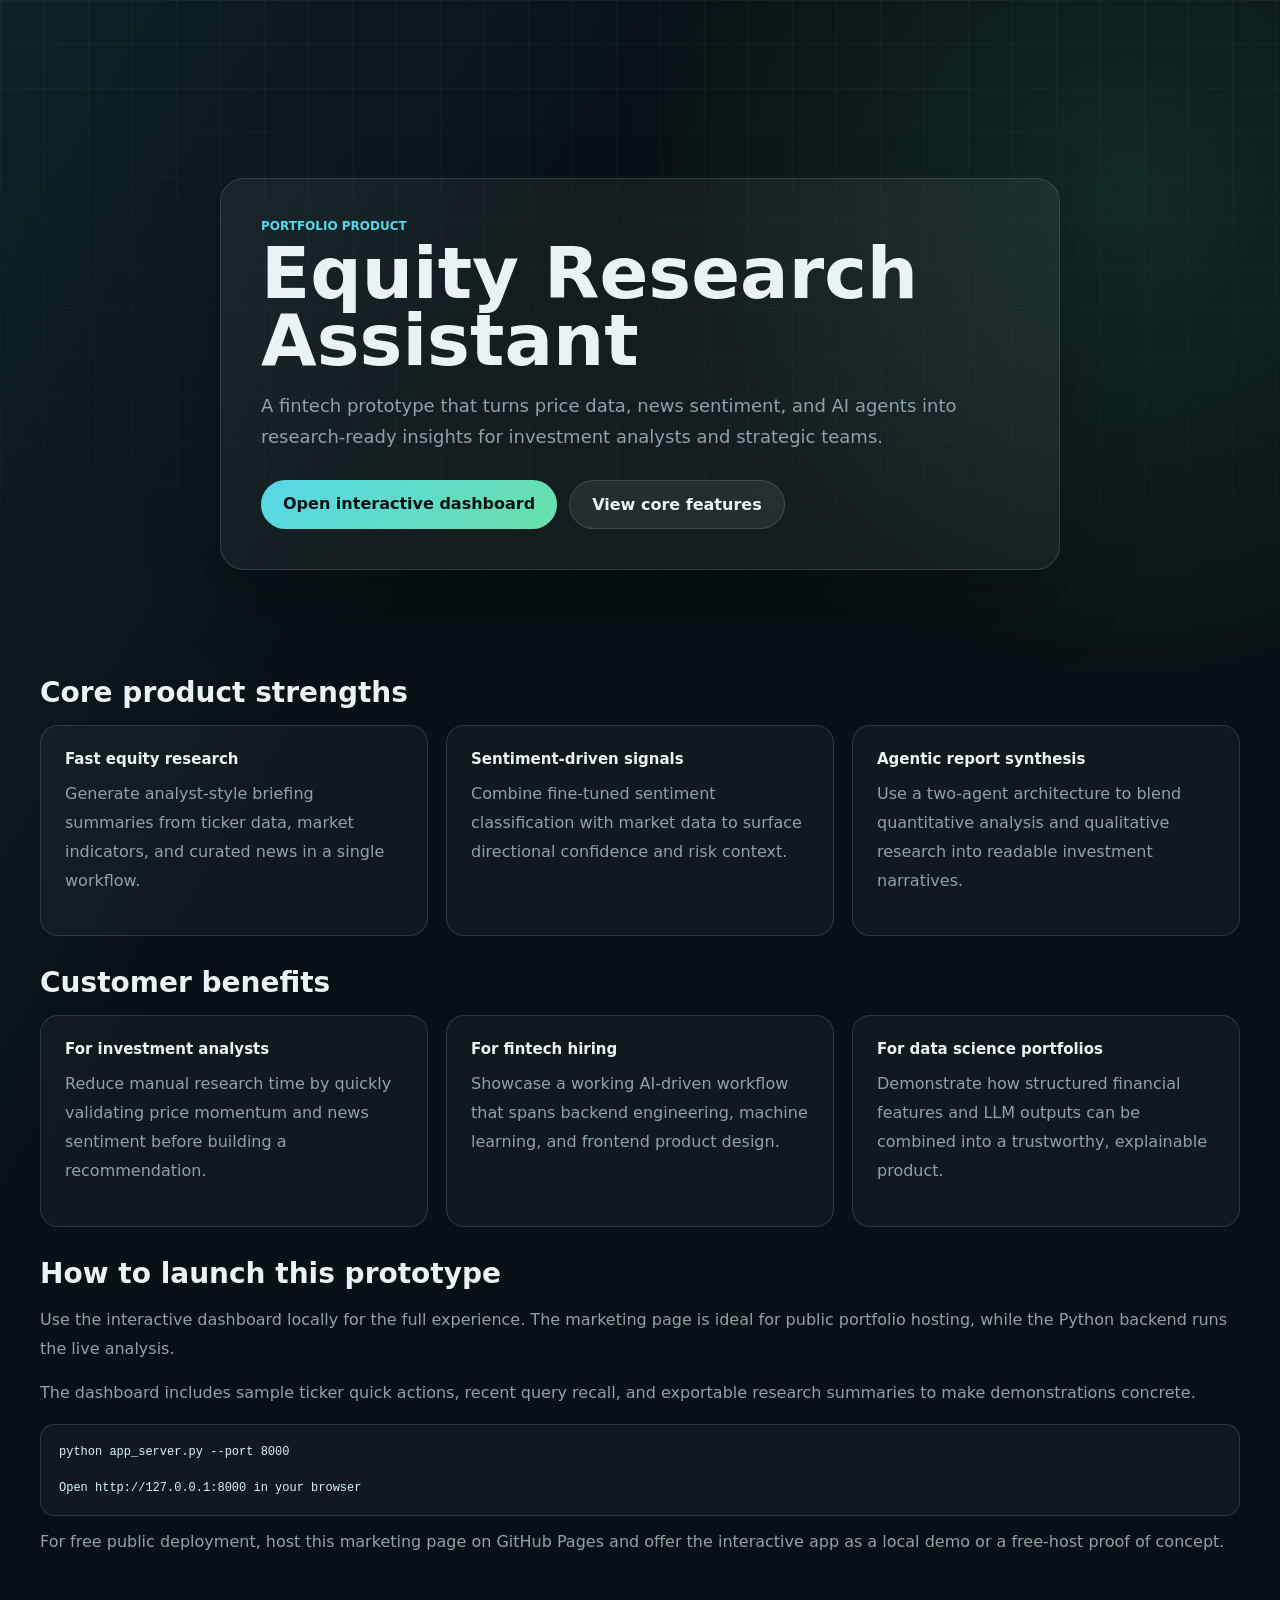
<file: client/landing.html>
<!doctype html>
<html lang="en">
  <head>
    <meta charset="utf-8">
    <meta name="viewport" content="width=device-width, initial-scale=1">
    <title>Equity Research Assistant | Portfolio Overview</title>
    <meta name="description" content="Equity Research Assistant portfolio page showing AI-driven ticker research, sentiment analysis, and agentic financial reporting.">
    <link rel="stylesheet" href="styles.css">
  </head>
  <body>
    <main>
      <section class="landing-hero">
        <div class="hero-panel">
          <p class="eyebrow">Portfolio product</p>
          <h1>Equity Research Assistant</h1>
          <p class="landing-subhead">A fintech prototype that turns price data, news sentiment, and AI agents into research-ready insights for investment analysts and strategic teams.</p>
          <div class="landing-actions">
            <a class="cta-button" href="index.html">Open interactive dashboard</a>
            <a class="secondary-button" href="#features">View core features</a>
          </div>
        </div>
      </section>

      <section class="landing-section" id="features">
        <h2>Core product strengths</h2>
        <div class="landing-grid">
          <article class="landing-card">
            <h3>Fast equity research</h3>
            <p>Generate analyst-style briefing summaries from ticker data, market indicators, and curated news in a single workflow.</p>
          </article>
          <article class="landing-card">
            <h3>Sentiment-driven signals</h3>
            <p>Combine fine-tuned sentiment classification with market data to surface directional confidence and risk context.</p>
          </article>
          <article class="landing-card">
            <h3>Agentic report synthesis</h3>
            <p>Use a two-agent architecture to blend quantitative analysis and qualitative research into readable investment narratives.</p>
          </article>
        </div>
      </section>

      <section class="landing-section">
        <h2>Customer benefits</h2>
        <div class="landing-grid">
          <article class="landing-card">
            <h3>For investment analysts</h3>
            <p>Reduce manual research time by quickly validating price momentum and news sentiment before building a recommendation.</p>
          </article>
          <article class="landing-card">
            <h3>For fintech hiring</h3>
            <p>Showcase a working AI-driven workflow that spans backend engineering, machine learning, and frontend product design.</p>
          </article>
          <article class="landing-card">
            <h3>For data science portfolios</h3>
            <p>Demonstrate how structured financial features and LLM outputs can be combined into a trustworthy, explainable product.</p>
          </article>
        </div>
      </section>

      <section class="landing-section landing-install">
        <h2>How to launch this prototype</h2>
        <p>Use the interactive dashboard locally for the full experience. The marketing page is ideal for public portfolio hosting, while the Python backend runs the live analysis.</p>
        <p>The dashboard includes sample ticker quick actions, recent query recall, and exportable research summaries to make demonstrations concrete.</p>
        <pre>python app_server.py --port 8000

Open http://127.0.0.1:8000 in your browser</pre>
        <p>For free public deployment, host this marketing page on GitHub Pages and offer the interactive app as a local demo or a free-host proof of concept.</p>
      </section>
    </main>
  </body>
</html>
</file>
<file: client/styles.css>
:root {
  color-scheme: dark;
  --bg: #071014;
  --bg-soft: #0d191d;
  --panel: rgba(13, 25, 29, 0.92);
  --panel-strong: #101f24;
  --ink: #e9f3f4;
  --muted: #8ea3a8;
  --line: rgba(138, 168, 174, 0.22);
  --cyan: #57d7e8;
  --mint: #68e0aa;
  --amber: #f0b85a;
  --red: #ef7770;
  --violet: #9b8cff;
}

* {
  box-sizing: border-box;
}

body {
  margin: 0;
  min-height: 100vh;
  background:
    linear-gradient(120deg, rgba(87, 215, 232, 0.09), transparent 34%),
    radial-gradient(circle at 88% 12%, rgba(104, 224, 170, 0.12), transparent 28%),
    var(--bg);
  color: var(--ink);
  font-family: Inter, ui-sans-serif, system-ui, -apple-system, BlinkMacSystemFont, "Segoe UI", sans-serif;
}

body::before {
  content: "";
  position: fixed;
  inset: 0;
  pointer-events: none;
  background-image:
    linear-gradient(rgba(255, 255, 255, 0.035) 1px, transparent 1px),
    linear-gradient(90deg, rgba(255, 255, 255, 0.035) 1px, transparent 1px);
  background-size: 44px 44px;
  mask-image: linear-gradient(to bottom, black, transparent 78%);
}

button,
input,
select,
textarea {
  font: inherit;
}

main {
  position: relative;
  width: min(1460px, calc(100% - 40px));
  margin: 0 auto;
  padding: 30px 0;
}

.topbar {
  display: flex;
  align-items: flex-start;
  justify-content: space-between;
  gap: 24px;
  padding: 0 0 24px;
}

.page-nav {
  width: min(1460px, calc(100% - 40px));
  margin: 0 auto 18px;
  padding: 0 0 0 6px;
}

.page-nav a {
  color: var(--ink);
  text-decoration: none;
  font-size: 14px;
  font-weight: 700;
  padding: 8px 12px;
  border: 1px solid rgba(255, 255, 255, 0.08);
  border-radius: 999px;
  background: rgba(255, 255, 255, 0.03);
}

.hero-grid {
  display: grid;
  grid-template-columns: repeat(2, minmax(0, 1fr));
  gap: 18px;
  margin-bottom: 24px;
}

.hero-card {
  border: 1px solid var(--line);
  border-radius: 18px;
  padding: 22px;
  background: rgba(255, 255, 255, 0.05);
  box-shadow: 0 20px 50px rgba(0, 0, 0, 0.16);
}

.hero-card h2 {
  margin: 10px 0 12px;
  font-size: 22px;
}

.hero-card p {
  margin: 0;
  color: var(--muted);
  line-height: 1.7;
}

.feature-grid {
  display: grid;
  grid-template-columns: repeat(4, minmax(0, 1fr));
  gap: 16px;
  margin-bottom: 24px;
}

.feature-card {
  border: 1px solid var(--line);
  border-radius: 16px;
  padding: 20px;
  background: rgba(255, 255, 255, 0.04);
}

.feature-card h3 {
  margin-top: 0;
  font-size: 18px;
}

.feature-card p {
  margin: 8px 0 0;
  color: var(--muted);
  line-height: 1.6;
}

.result-actions {
  margin-top: 20px;
}

.sample-row,
.recent-row,
.result-actions {
  display: flex;
  flex-wrap: wrap;
  gap: 10px;
  align-items: center;
  margin-top: 16px;
}

.sample-row span,
.recent-row span {
  color: var(--muted);
  font-size: 13px;
  font-weight: 800;
  margin-right: 12px;
}
  color: var(--muted);
  font-size: 13px;
  font-weight: 800;
  margin-right: 12px;
}

.sample-row button,
.recent-row button,
.result-actions button {
  border: 1px solid var(--line);
  border-radius: 999px;
  background: rgba(255, 255, 255, 0.06);
  color: var(--ink);
  padding: 10px 14px;
  font-size: 13px;
  cursor: pointer;
}

.result-actions {
  margin-top: 20px;
}

.landing-hero {
  min-height: 72vh;
  display: grid;
  place-items: center;
  padding: 80px 0 40px;
}

.landing-hero .hero-panel {
  max-width: 840px;
  background: rgba(255, 255, 255, 0.05);
  border: 1px solid var(--line);
  border-radius: 24px;
  padding: 40px;
  box-shadow: 0 30px 80px rgba(0, 0, 0, 0.2);
}

.landing-hero h1 {
  font-size: clamp(48px, 6vw, 72px);
  margin-bottom: 16px;
}

.landing-subhead {
  font-size: 18px;
  color: var(--muted);
  line-height: 1.7;
  margin-bottom: 28px;
}

.landing-actions {
  display: flex;
  flex-wrap: wrap;
  gap: 12px;
}

.cta-button,
.secondary-button {
  border: 0;
  border-radius: 999px;
  padding: 14px 22px;
  font-weight: 900;
  cursor: pointer;
  text-decoration: none;
}

.cta-button {
  background: linear-gradient(135deg, var(--cyan), var(--mint));
  color: #061013;
}

.secondary-button {
  background: rgba(255, 255, 255, 0.08);
  color: var(--ink);
  border: 1px solid rgba(255, 255, 255, 0.12);
}

.landing-section {
  width: min(1460px, calc(100% - 40px));
  margin: 0 auto 32px;
  padding: 0 0 0;
}

.landing-section h2 {
  font-size: 28px;
  margin-bottom: 18px;
}

.landing-section p,
.landing-section li {
  color: var(--muted);
  line-height: 1.8;
}

.landing-grid {
  display: grid;
  grid-template-columns: repeat(3, minmax(0, 1fr));
  gap: 18px;
}

.landing-card {
  padding: 24px;
  border-radius: 18px;
  border: 1px solid var(--line);
  background: rgba(255, 255, 255, 0.04);
}

.landing-card h3 {
  margin-top: 0;
  margin-bottom: 12px;
}

.landing-install pre {
  background: rgba(255, 255, 255, 0.04);
  border: 1px solid var(--line);
  padding: 18px;
  border-radius: 14px;
}

@media (max-width: 980px) {
  .feature-grid,
  .landing-grid {
    grid-template-columns: 1fr;
  }
}

@media (max-width: 980px) {
  main {
    width: min(100% - 24px, 760px);
  }

  .topbar {
    align-items: start;
    flex-direction: column;
  }

  .pills {
    justify-content: flex-start;
  }

  .workspace {
    grid-template-columns: 1fr;
  }

  .control-panel {
    position: static;
  }

  .metrics {
    grid-template-columns: repeat(2, minmax(0, 1fr));
  }
}

@media (max-width: 560px) {
  main {
    width: min(100% - 16px, 520px);
    padding-top: 16px;
  }

  h1 {
    font-size: 36px;
  }

  h2 {
    font-size: 22px;
  }

  .segments,
  .grid-two,
  .metrics {
    grid-template-columns: 1fr;
  }

  .result-header {
    flex-direction: column;
  }
}

.eyebrow {
  margin: 0 0 7px;
  color: var(--cyan);
  font-size: 12px;
  font-weight: 900;
  text-transform: uppercase;
  letter-spacing: 0;
}

h1,
h2,
h3,
p {
  margin-top: 0;
}

h1 {
  margin-bottom: 10px;
  max-width: 760px;
  font-size: clamp(34px, 5.8vw, 68px);
  line-height: 0.94;
}

h2 {
  margin-bottom: 0;
  font-size: 30px;
  line-height: 1.04;
}

h3 {
  margin-bottom: 10px;
  font-size: 15px;
}

.subhead,
.caption {
  margin: 0;
  color: var(--muted);
  line-height: 1.45;
}

.pills {
  display: flex;
  flex-wrap: wrap;
  justify-content: flex-end;
  gap: 8px;
}

.pill {
  border: 1px solid var(--line);
  border-radius: 999px;
  padding: 8px 11px;
  color: var(--muted);
  background: rgba(255, 255, 255, 0.04);
  font-size: 12px;
  font-weight: 800;
}

.pill.ok {
  color: var(--mint);
  border-color: rgba(104, 224, 170, 0.42);
  background: rgba(104, 224, 170, 0.08);
}

.workspace {
  display: grid;
  grid-template-columns: 390px minmax(0, 1fr);
  gap: 22px;
  align-items: start;
}

.control-panel,
.result-panel {
  border: 1px solid var(--line);
  border-radius: 8px;
  background: var(--panel);
  box-shadow: 0 24px 70px rgba(0, 0, 0, 0.25);
  backdrop-filter: blur(16px);
}

.control-panel {
  position: sticky;
  top: 18px;
  padding: 16px;
}

.panel-title {
  display: flex;
  align-items: center;
  gap: 12px;
  margin-bottom: 14px;
  padding: 12px;
  border: 1px solid var(--line);
  border-radius: 8px;
  background: rgba(255, 255, 255, 0.035);
}

.panel-title strong {
  display: block;
  margin-bottom: 3px;
}

.panel-title p {
  margin: 0;
  color: var(--muted);
  font-size: 12px;
}

.pulse-dot {
  width: 12px;
  height: 12px;
  border-radius: 50%;
  background: var(--mint);
  box-shadow: 0 0 0 7px rgba(104, 224, 170, 0.12), 0 0 24px rgba(104, 224, 170, 0.65);
}

.segments {
  display: grid;
  grid-template-columns: repeat(3, 1fr);
  gap: 4px;
  min-height: 44px;
  padding: 4px;
  border: 1px solid var(--line);
  border-radius: 8px;
  background: rgba(0, 0, 0, 0.2);
}

.segments button {
  min-height: 34px;
  border: 0;
  border-radius: 6px;
  background: transparent;
  color: var(--muted);
  font-size: 12px;
  font-weight: 900;
  cursor: pointer;
}

.segments button.active {
  color: #061013;
  background: linear-gradient(135deg, var(--cyan), var(--mint));
}

.field {
  display: grid;
  gap: 8px;
  margin-top: 16px;
}

.field span,
.check-row {
  color: var(--muted);
  font-size: 13px;
  font-weight: 800;
}

input,
select,
textarea {
  width: 100%;
  border: 1px solid var(--line);
  border-radius: 7px;
  background: rgba(4, 10, 12, 0.82);
  color: var(--ink);
  padding: 12px;
  outline: none;
}

textarea {
  resize: vertical;
  line-height: 1.45;
}

input:focus,
select:focus,
textarea:focus {
  border-color: rgba(87, 215, 232, 0.85);
  box-shadow: 0 0 0 3px rgba(87, 215, 232, 0.13);
}

.grid-two {
  display: grid;
  grid-template-columns: 1fr 1fr;
  gap: 12px;
}

.check-row {
  display: flex;
  align-items: center;
  gap: 10px;
  margin-top: 16px;
}

.check-row input {
  width: 18px;
  height: 18px;
  accent-color: var(--mint);
}

.run-button {
  width: 100%;
  min-height: 48px;
  margin-top: 18px;
  border: 0;
  border-radius: 7px;
  background: linear-gradient(135deg, var(--cyan), var(--mint));
  color: #061013;
  font-weight: 950;
  cursor: pointer;
}

.run-button:disabled {
  opacity: 0.56;
  cursor: not-allowed;
}

.agent-flow {
  display: grid;
  gap: 8px;
  margin-top: 16px;
}

.flow-step {
  display: flex;
  align-items: center;
  gap: 10px;
  min-height: 38px;
  border: 1px solid var(--line);
  border-radius: 7px;
  padding: 8px;
  color: var(--muted);
  background: rgba(255, 255, 255, 0.025);
}

.flow-step span {
  display: grid;
  place-items: center;
  width: 22px;
  height: 22px;
  border-radius: 50%;
  color: #061013;
  background: var(--muted);
  font-size: 12px;
  font-weight: 900;
}

.flow-step p {
  margin: 0;
  font-size: 13px;
  font-weight: 800;
}

.flow-step.active span {
  background: var(--mint);
}

.flow-step.active {
  color: var(--ink);
  border-color: rgba(104, 224, 170, 0.36);
}

.error {
  margin-top: 14px;
  border: 1px solid rgba(239, 119, 112, 0.45);
  border-radius: 7px;
  padding: 10px;
  color: #ffaaa5;
  background: rgba(239, 119, 112, 0.1);
  font-size: 13px;
  font-weight: 800;
}

.result-panel {
  min-height: 620px;
  padding: 20px;
}

.result-panel.empty {
  display: grid;
  place-items: center;
  color: var(--muted);
  text-align: center;
}

.ai-empty {
  align-content: center;
  gap: 18px;
}

.scanner {
  position: relative;
  width: min(420px, 82vw);
  aspect-ratio: 16 / 9;
  border: 1px solid rgba(87, 215, 232, 0.28);
  border-radius: 8px;
  background:
    linear-gradient(90deg, transparent 49%, rgba(87, 215, 232, 0.28) 50%, transparent 51%),
    linear-gradient(0deg, transparent 49%, rgba(87, 215, 232, 0.18) 50%, transparent 51%),
    rgba(255, 255, 255, 0.025);
  overflow: hidden;
}

.scan-line {
  position: absolute;
  inset: 0 auto 0 0;
  width: 34%;
  background: linear-gradient(90deg, transparent, rgba(87, 215, 232, 0.14), transparent);
  animation: scan 1.6s linear infinite;
}

.idle .scan-line {
  animation-play-state: paused;
  opacity: 0.4;
}

.node {
  position: absolute;
  width: 12px;
  height: 12px;
  border-radius: 50%;
  background: var(--mint);
  box-shadow: 0 0 22px rgba(104, 224, 170, 0.8);
}

.n1 {
  left: 22%;
  top: 38%;
}

.n2 {
  right: 24%;
  top: 28%;
}

.n3 {
  left: 52%;
  bottom: 24%;
}

@keyframes scan {
  to {
    transform: translateX(300%);
  }
}

.result-header {
  display: flex;
  align-items: start;
  justify-content: space-between;
  gap: 16px;
  margin-bottom: 18px;
}

.signal {
  flex: 0 0 auto;
  border-radius: 999px;
  padding: 9px 12px;
  color: #061013;
  background: var(--amber);
  font-size: 13px;
  font-weight: 950;
  text-transform: uppercase;
}

.signal.buy {
  background: var(--mint);
}

.signal.sell {
  background: var(--red);
}

.chart {
  display: block;
  width: 100%;
  max-height: 360px;
  object-fit: contain;
  border: 1px solid var(--line);
  border-radius: 8px;
  background: #ffffff;
}

.metrics {
  display: grid;
  grid-template-columns: repeat(4, minmax(0, 1fr));
  gap: 10px;
  margin: 16px 0;
}

.metric {
  min-height: 88px;
  border: 1px solid var(--line);
  border-radius: 8px;
  padding: 12px;
  background: rgba(255, 255, 255, 0.035);
}

.metric span {
  display: block;
  color: var(--muted);
  font-size: 12px;
  font-weight: 900;
  text-transform: uppercase;
}

.metric strong {
  display: block;
  margin-top: 8px;
  font-size: 20px;
  line-height: 1.1;
  overflow-wrap: anywhere;
}

.narrative,
.warnings,
.raw,
.artifact-row {
  margin-top: 16px;
}

.narrative {
  line-height: 1.55;
}

.narrative ul {
  margin: 0;
  padding-left: 20px;
}

.warnings {
  border: 1px solid rgba(240, 184, 90, 0.36);
  border-radius: 8px;
  padding: 12px;
  background: rgba(240, 184, 90, 0.09);
}

.warnings p {
  margin-bottom: 8px;
  color: #ffd18a;
  font-size: 13px;
}

.artifact-row {
  display: flex;
  flex-wrap: wrap;
  gap: 8px;
}

.artifact-row a,
.raw button {
  border: 1px solid var(--line);
  border-radius: 7px;
  padding: 9px 11px;
  color: var(--ink);
  background: rgba(255, 255, 255, 0.045);
  font-size: 13px;
  font-weight: 850;
  text-decoration: none;
}

.raw button {
  cursor: pointer;
}

pre,
.markdown-report {
  overflow: auto;
  border: 1px solid var(--line);
  border-radius: 8px;
  padding: 14px;
  background: #05090b;
  color: #d7f4f7;
  font-family: "SFMono-Regular", Consolas, "Liberation Mono", monospace;
  font-size: 12px;
  line-height: 1.5;
  white-space: pre-wrap;
}

@media (max-width: 980px) {
  main {
    width: min(100% - 24px, 760px);
  }

  .topbar {
    align-items: start;
    flex-direction: column;
  }

  .hero-grid {
    grid-template-columns: 1fr;
  }

  .pills {
    justify-content: flex-start;
  }

  .workspace {
    grid-template-columns: 1fr;
  }

  .control-panel {
    position: static;
  }

  .metrics {
    grid-template-columns: repeat(2, minmax(0, 1fr));
  }
}

@media (max-width: 560px) {
  main {
    width: min(100% - 16px, 520px);
    padding-top: 16px;
  }

  h1 {
    font-size: 36px;
  }

  h2 {
    font-size: 22px;
  }

  .segments,
  .grid-two,
  .metrics {
    grid-template-columns: 1fr;
  }

  .result-header {
    flex-direction: column;
  }
}
</file>
